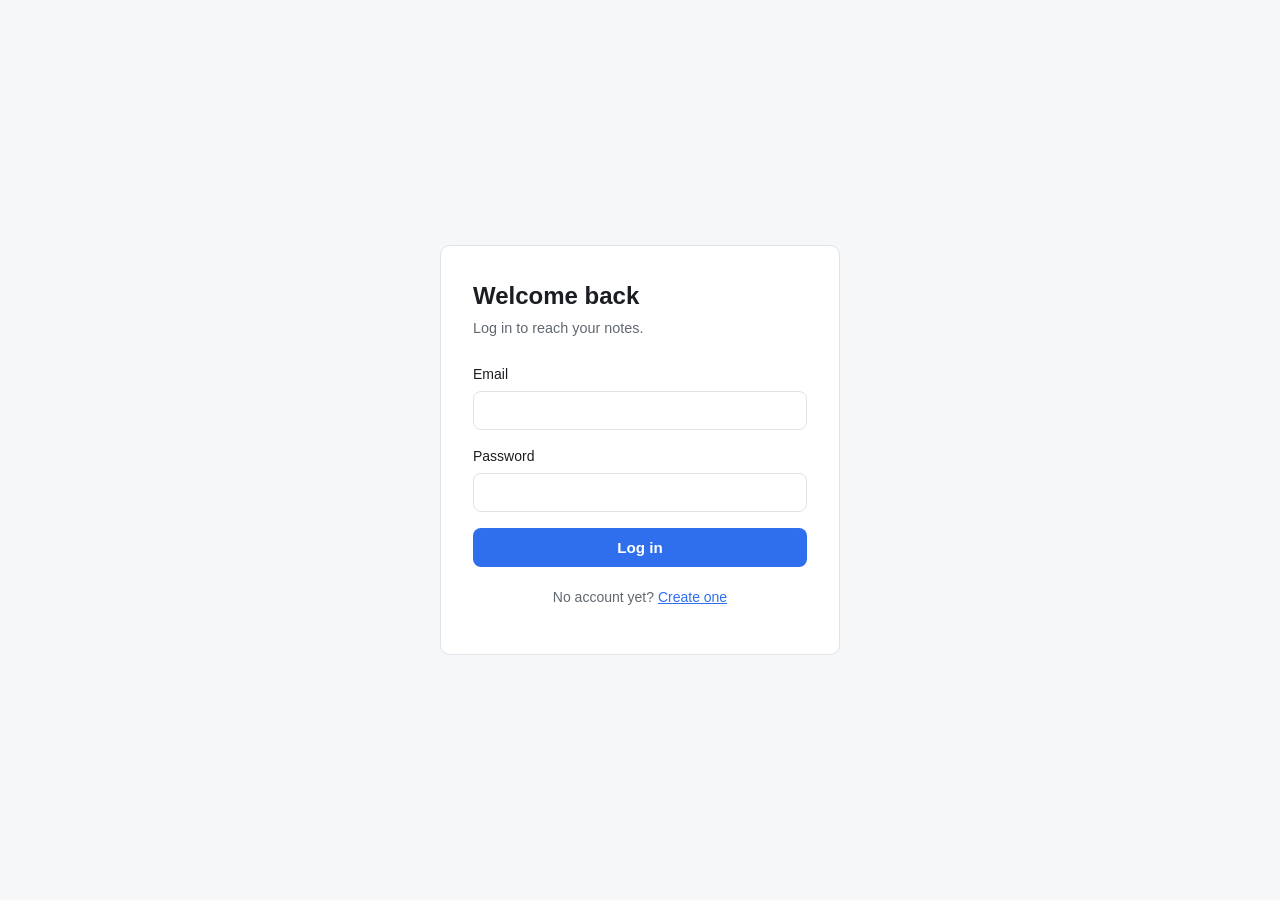
<file: frontend/index.html>
<!DOCTYPE html>
<html lang="en">
  <head>
    <meta charset="UTF-8" />
    <meta name="viewport" content="width=device-width, initial-scale=1.0" />
    <title>AI Study Assistant</title>
    <link rel="stylesheet" href="css/style.css" />
  </head>
  <body class="auth-page">
    <main class="card">
      <h1>AI Study Assistant</h1>
      <p class="subtitle">One moment…</p>
    </main>

    <script type="module">
      // Send people where they belong: the dashboard if they have a token,
      // the login page if they do not.
      import { isLoggedIn } from "./js/api.js";

      window.location.replace(isLoggedIn() ? "dashboard.html" : "login.html");
    </script>
  </body>
</html>
</file>
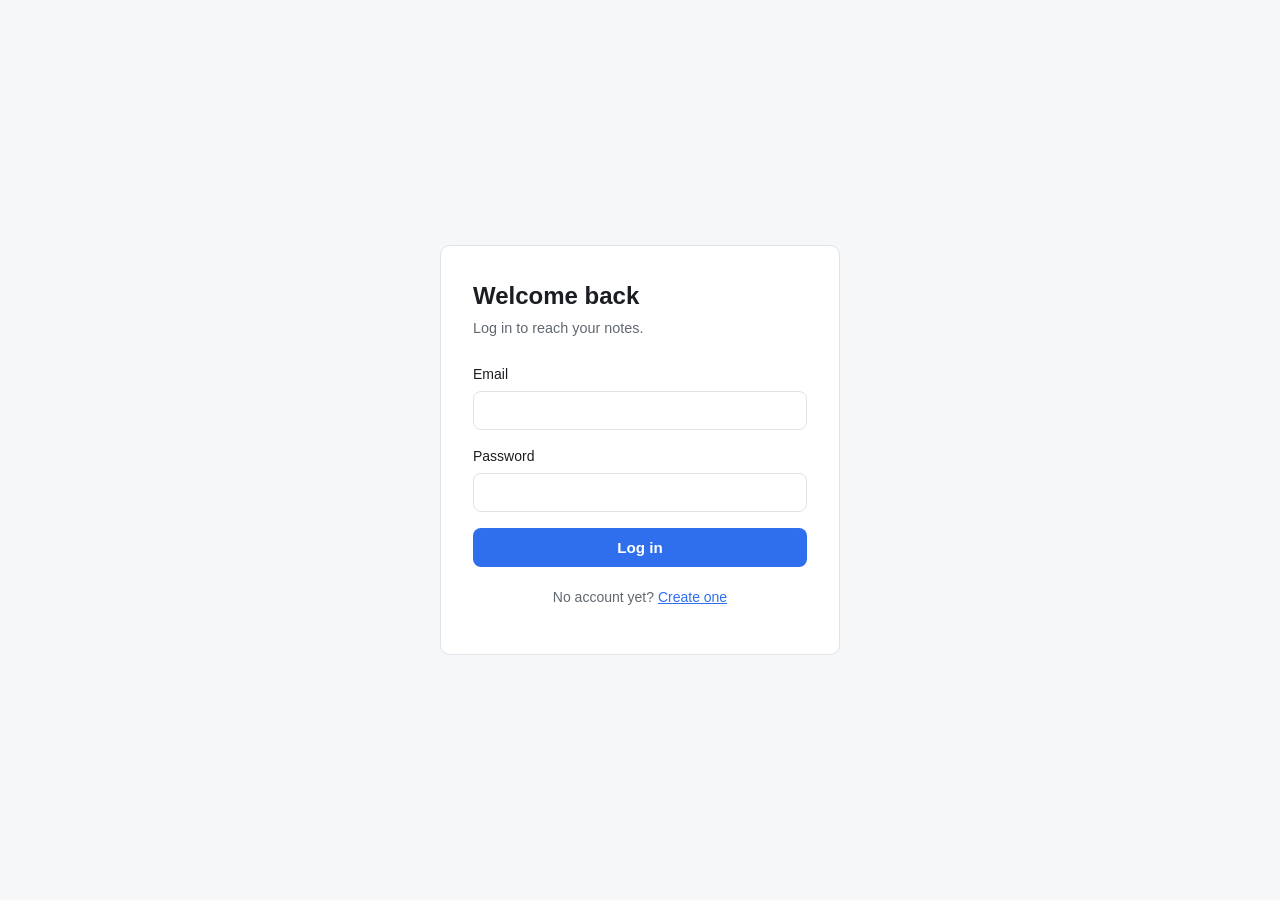
<file: frontend/dashboard.html>
<!DOCTYPE html>
<html lang="en">
  <head>
    <meta charset="UTF-8" />
    <meta name="viewport" content="width=device-width, initial-scale=1.0" />
    <title>Dashboard — AI Study Assistant</title>
    <link rel="stylesheet" href="css/style.css" />
  </head>
  <body>
    <header class="app-header">
      <div class="app-header-inner">
        <a class="brand" href="dashboard.html">AI Study Assistant</a>
        <div class="app-header-actions">
          <span id="user-name" class="user-name"></span>
          <a class="button-secondary" href="profile.html">Profile</a>
          <button id="logout-button" class="button-secondary" type="button">
            Log out
          </button>
        </div>
      </div>
    </header>

    <main class="page">
      <p id="message" class="message" hidden></p>

      <!-- ---------- Upload ---------- -->
      <section class="panel">
        <h2>Upload notes</h2>
        <p class="panel-hint">PDF only, up to 10 MB.</p>

        <form id="upload-form">
          <div class="upload-row">
            <input id="file-input" type="file" accept="application/pdf" required />
            <button id="upload-button" type="submit">Upload</button>
          </div>
        </form>
      </section>

      <!-- ---------- Documents ---------- -->
      <section class="panel">
        <div class="panel-head">
          <h2>Your notes</h2>
          <span id="document-count" class="badge"></span>
        </div>

        <!-- Three mutually exclusive states: loading, empty, or a list. -->
        <p id="documents-loading" class="panel-hint">Loading…</p>

        <div id="documents-empty" class="empty-state" hidden>
          <p class="empty-title">No notes yet</p>
          <p class="panel-hint">Upload a PDF above to get started.</p>
        </div>

        <ul id="document-list" class="document-list" hidden></ul>
      </section>
    </main>

    <script type="module" src="js/dashboard-page.js"></script>
  </body>
</html>
</file>
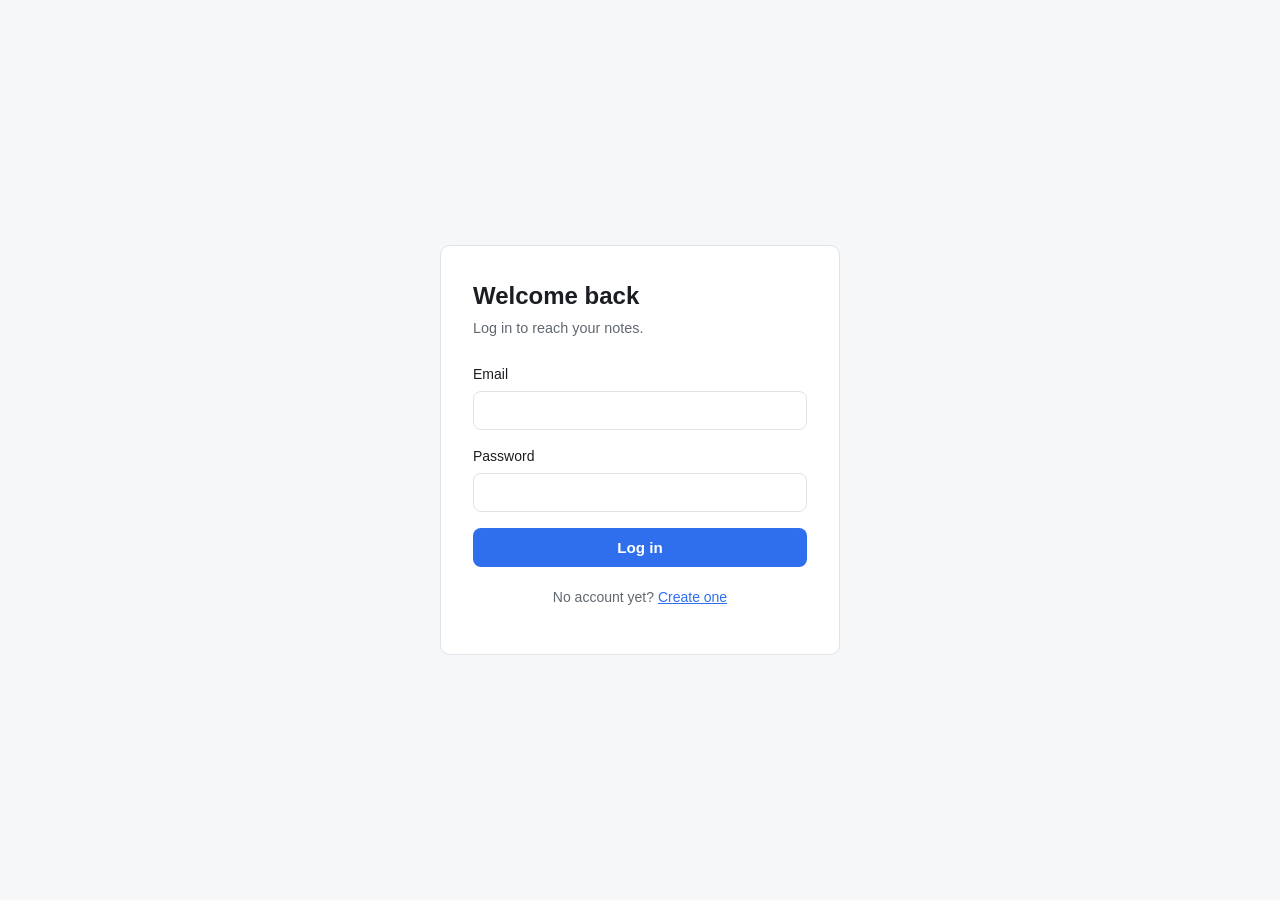
<file: frontend/document.html>
<!DOCTYPE html>
<html lang="en">
  <head>
    <meta charset="UTF-8" />
    <meta name="viewport" content="width=device-width, initial-scale=1.0" />
    <title>Study — AI Study Assistant</title>
    <link rel="stylesheet" href="css/style.css" />
  </head>
  <body>
    <header class="app-header">
      <div class="app-header-inner">
        <a class="brand" href="dashboard.html">← Dashboard</a>
        <div class="app-header-actions">
          <a class="button-secondary" href="profile.html">Profile</a>
          <button id="logout-button" class="button-secondary" type="button">
            Log out
          </button>
        </div>
      </div>
    </header>

    <main class="page">
      <p id="message" class="message" hidden></p>

      <section class="doc-header">
        <h1 id="document-title">Loading…</h1>
        <p id="document-meta" class="panel-hint"></p>
      </section>

      <!-- role="tablist" tells screen readers these behave as tabs. -->
      <nav class="tabs" role="tablist">
        <button class="tab is-active" data-tab="summary" role="tab">Summary</button>
        <button class="tab" data-tab="quiz" role="tab">Quiz</button>
        <button class="tab" data-tab="flashcards" role="tab">Flashcards</button>
        <button class="tab" data-tab="chat" role="tab">Chat</button>
      </nav>

      <!-- ---------- Summary ---------- -->
      <section class="panel tab-panel" data-panel="summary">
        <div class="panel-head">
          <h2>Summary</h2>
          <button id="summary-button" class="button-link" type="button">
            Generate
          </button>
        </div>
        <div id="summary-output" class="output">
          <p class="panel-hint">Generate a revision summary of these notes.</p>
        </div>
      </section>

      <!-- ---------- Quiz ---------- -->
      <section class="panel tab-panel" data-panel="quiz" hidden>
        <div class="panel-head">
          <h2>Quiz</h2>
          <div class="panel-controls">
            <label class="inline-label" for="quiz-count">Questions</label>
            <select id="quiz-count">
              <option>3</option>
              <option selected>5</option>
              <option>10</option>
            </select>
            <button id="quiz-button" class="button-link" type="button">
              Generate
            </button>
          </div>
        </div>
        <div id="quiz-output" class="output">
          <p class="panel-hint">Test yourself with multiple-choice questions.</p>
        </div>
      </section>

      <!-- ---------- Flashcards ---------- -->
      <section class="panel tab-panel" data-panel="flashcards" hidden>
        <div class="panel-head">
          <h2>Flashcards</h2>
          <div class="panel-controls">
            <label class="inline-label" for="flashcard-count">Cards</label>
            <select id="flashcard-count">
              <option>5</option>
              <option selected>10</option>
              <option>15</option>
            </select>
            <button id="flashcards-button" class="button-link" type="button">
              Generate
            </button>
          </div>
        </div>
        <div id="flashcards-output" class="output">
          <p class="panel-hint">Click a card to flip it.</p>
        </div>
      </section>

      <!-- ---------- Chat ---------- -->
      <section class="panel tab-panel" data-panel="chat" hidden>
        <div class="panel-head">
          <h2>Chat with your notes</h2>
          <button id="clear-chat-button" class="button-danger" type="button">
            Clear
          </button>
        </div>

        <div id="chat-log" class="chat-log">
          <p class="panel-hint">Ask anything about these notes.</p>
        </div>

        <form id="chat-form" class="chat-form">
          <input
            id="chat-input"
            type="text"
            placeholder="Ask a question…"
            autocomplete="off"
            maxlength="2000"
          />
          <button id="chat-button" type="submit">Send</button>
        </form>
      </section>
    </main>

    <script type="module" src="js/document-page.js"></script>
  </body>
</html>
</file>
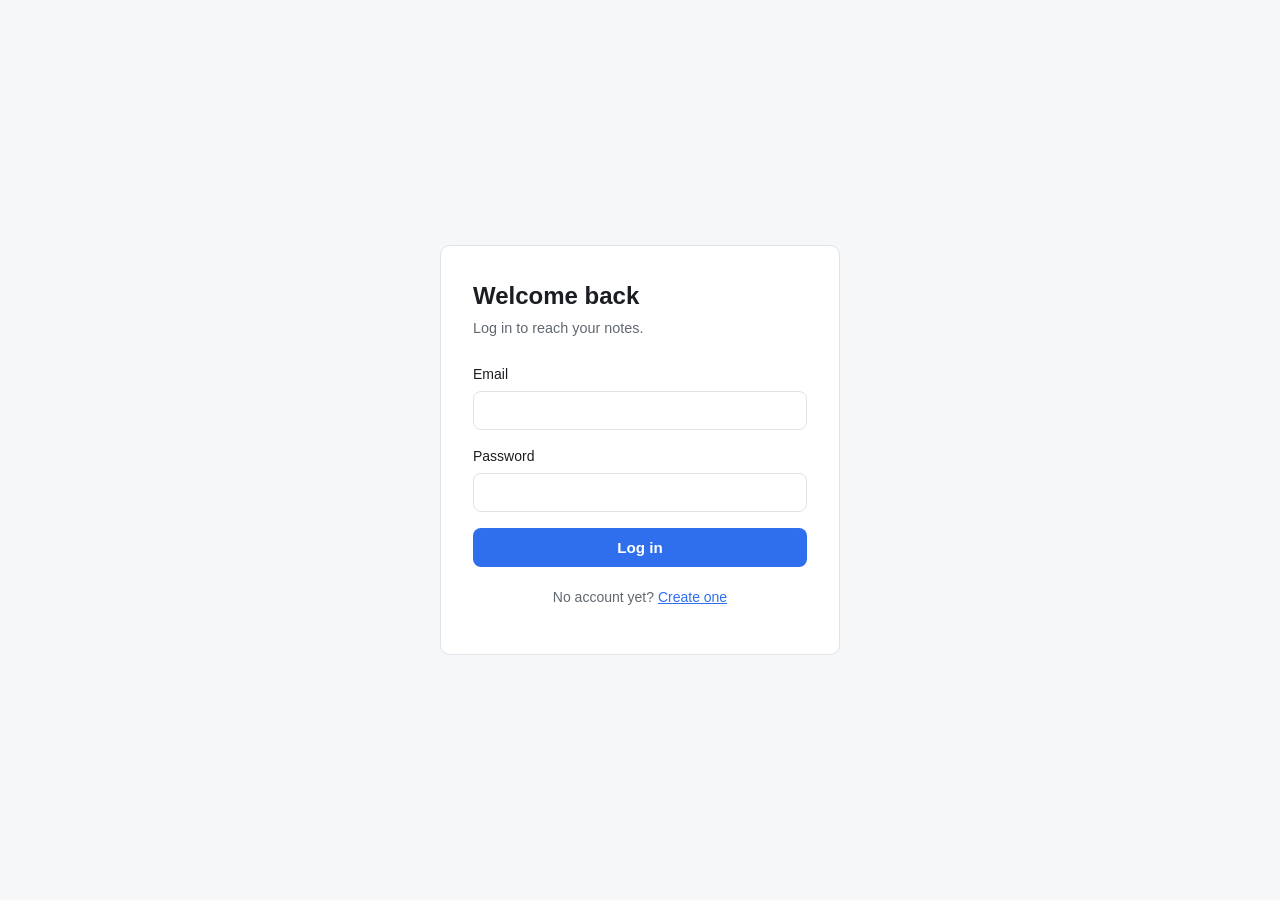
<file: frontend/login.html>
<!DOCTYPE html>
<html lang="en">
  <head>
    <meta charset="UTF-8" />
    <meta name="viewport" content="width=device-width, initial-scale=1.0" />
    <title>Log in — AI Study Assistant</title>
    <link rel="stylesheet" href="css/style.css" />
  </head>
  <body class="auth-page">
    <main class="card">
      <h1>Welcome back</h1>
      <p class="subtitle">Log in to reach your notes.</p>

      <p id="message" class="message" hidden></p>

      <form id="login-form" novalidate>
        <div class="field">
          <label for="email">Email</label>
          <input id="email" name="email" type="email" autocomplete="email" required />
        </div>

        <div class="field">
          <label for="password">Password</label>
          <input
            id="password"
            name="password"
            type="password"
            autocomplete="current-password"
            required
          />
        </div>

        <button id="submit-button" type="submit">Log in</button>
      </form>

      <p class="card-footer">
        No account yet? <a href="register.html">Create one</a>
      </p>
    </main>

    <script type="module" src="js/login-page.js"></script>
  </body>
</html>
</file>
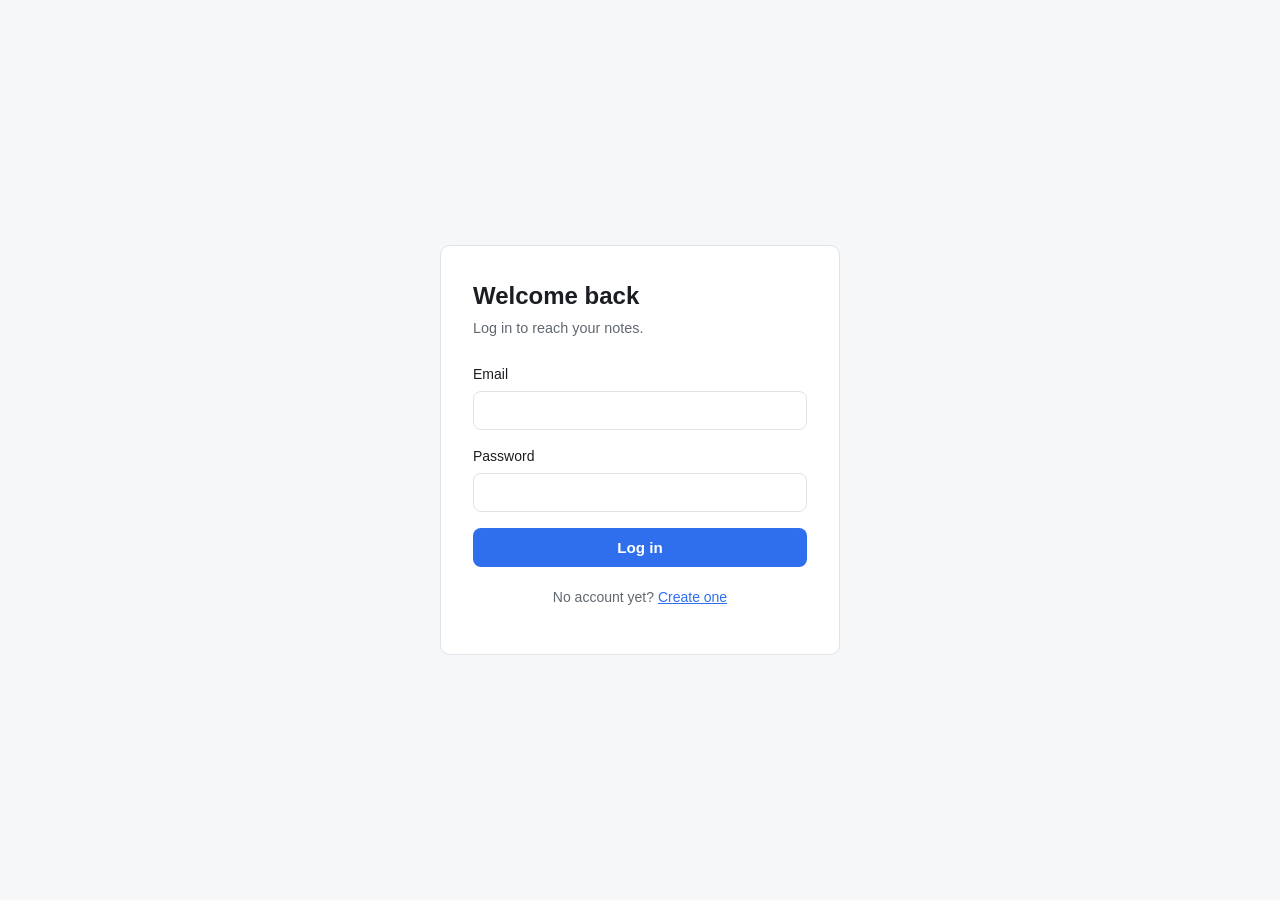
<file: frontend/profile.html>
<!DOCTYPE html>
<html lang="en">
  <head>
    <meta charset="UTF-8" />
    <meta name="viewport" content="width=device-width, initial-scale=1.0" />
    <title>Profile — AI Study Assistant</title>
    <link rel="stylesheet" href="css/style.css" />
  </head>
  <body>
    <header class="app-header">
      <div class="app-header-inner">
        <a class="brand" href="dashboard.html">← Dashboard</a>
        <button id="logout-button" class="button-secondary" type="button">
          Log out
        </button>
      </div>
    </header>

    <main class="page">
      <h1 class="page-title">Profile</h1>
      <p id="message" class="message" hidden></p>

      <!-- ---------- Details ---------- -->
      <section class="panel">
        <h2>Your details</h2>
        <p class="panel-hint">
          Member since <span id="member-since">…</span>
        </p>

        <form id="profile-form">
          <div class="field">
            <label for="full_name">Full name</label>
            <input id="full_name" name="full_name" type="text" required />
          </div>

          <div class="field">
            <label for="email">Email</label>
            <input id="email" name="email" type="email" disabled />
            <p class="hint">
              Email changes need confirmation by email, so they are not
              available yet.
            </p>
          </div>

          <button id="profile-button" class="form-button" type="submit">
            Save changes
          </button>
        </form>
      </section>

      <!-- ---------- Password ---------- -->
      <section class="panel">
        <h2>Change password</h2>
        <p class="panel-hint">
          Changing your password logs out every other device.
        </p>

        <form id="password-form">
          <div class="field">
            <label for="current_password">Current password</label>
            <input
              id="current_password"
              type="password"
              autocomplete="current-password"
              required
            />
          </div>

          <div class="field">
            <label for="new_password">New password</label>
            <input
              id="new_password"
              type="password"
              autocomplete="new-password"
              required
            />
            <p class="hint">At least 8 characters.</p>
          </div>

          <div class="field">
            <label for="confirm_password">Confirm new password</label>
            <input
              id="confirm_password"
              type="password"
              autocomplete="new-password"
              required
            />
          </div>

          <button id="password-button" class="form-button" type="submit">
            Change password
          </button>
        </form>
      </section>

      <!-- ---------- Danger zone ---------- -->
      <section class="panel panel-danger">
        <h2>Delete account</h2>
        <p class="panel-hint">
          This permanently removes your account, every PDF you uploaded, and
          all summaries, quizzes, flashcards and chats. It cannot be undone.
        </p>

        <button id="delete-account-button" class="button-danger-solid" type="button">
          Delete my account
        </button>
      </section>
    </main>

    <script type="module" src="js/profile-page.js"></script>
  </body>
</html>
</file>
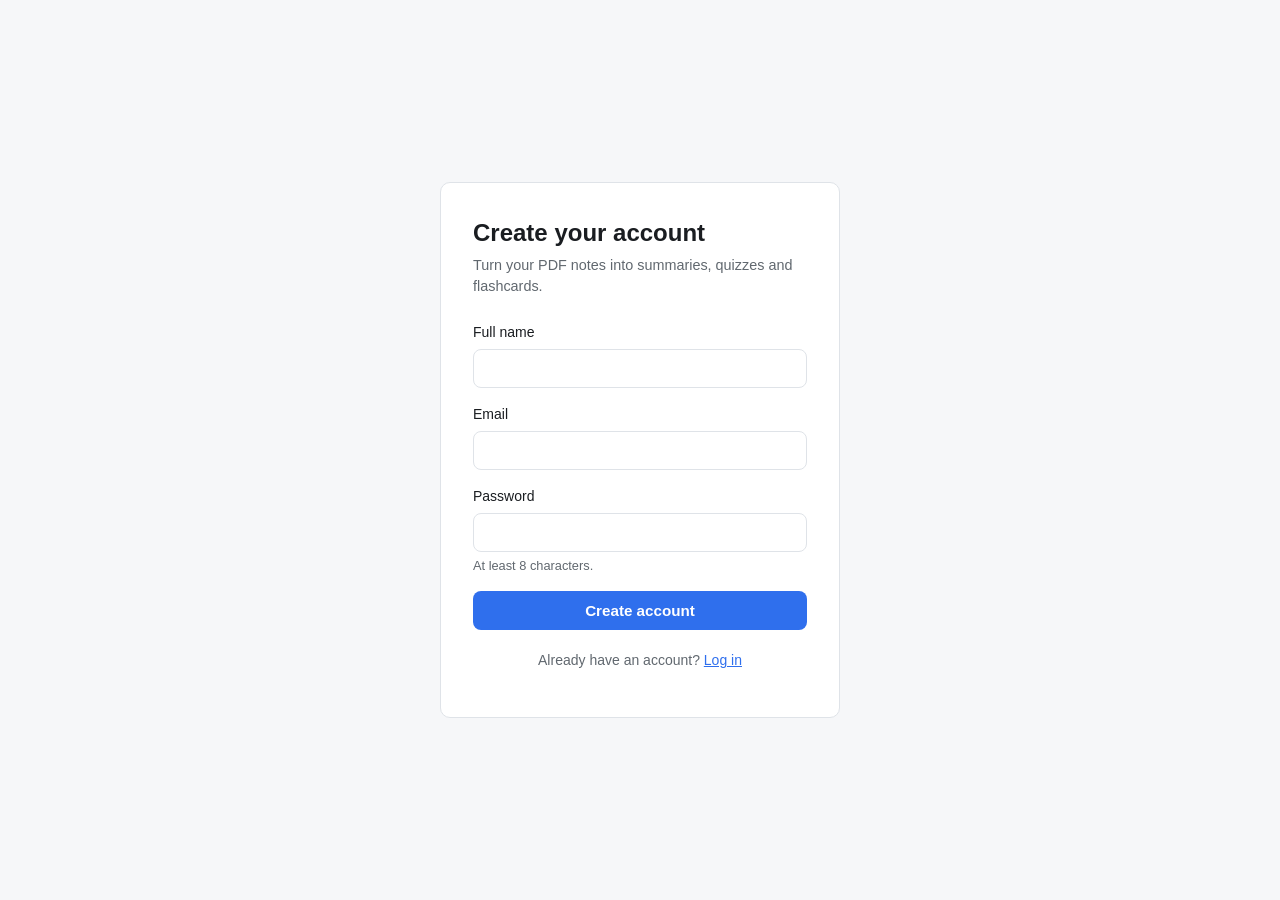
<file: frontend/register.html>
<!DOCTYPE html>
<html lang="en">
  <head>
    <meta charset="UTF-8" />
    <meta name="viewport" content="width=device-width, initial-scale=1.0" />
    <title>Create account — AI Study Assistant</title>
    <link rel="stylesheet" href="css/style.css" />
  </head>
  <body class="auth-page">
    <main class="card">
      <h1>Create your account</h1>
      <p class="subtitle">Turn your PDF notes into summaries, quizzes and flashcards.</p>

      <!-- Filled in by JavaScript. `hidden` keeps it out of the page until needed. -->
      <p id="message" class="message" hidden></p>

      <!-- novalidate turns off the browser's own popups so our messages are
           the only ones the user sees. The backend validates regardless. -->
      <form id="register-form" novalidate>
        <div class="field">
          <label for="full_name">Full name</label>
          <input id="full_name" name="full_name" type="text" autocomplete="name" required />
        </div>

        <div class="field">
          <label for="email">Email</label>
          <input id="email" name="email" type="email" autocomplete="email" required />
        </div>

        <div class="field">
          <label for="password">Password</label>
          <input
            id="password"
            name="password"
            type="password"
            autocomplete="new-password"
            required
          />
          <p class="hint">At least 8 characters.</p>
        </div>

        <button id="submit-button" type="submit">Create account</button>
      </form>

      <p class="card-footer">
        Already have an account? <a href="login.html">Log in</a>
      </p>
    </main>

    <!-- type="module" is required for `import` to work. -->
    <script type="module" src="js/register-page.js"></script>
  </body>
</html>
</file>
<file: frontend/css/style.css>
/* ==================================================================
   AI Study Assistant — shared styles
   ================================================================== */

:root {
  --bg: #f6f7f9;
  --surface: #ffffff;
  --text: #1a1d21;
  --text-muted: #61686f;
  --border: #dfe3e8;
  --primary: #2f6fed;
  --primary-hover: #2559c4;
  --danger: #c1352b;
  --danger-bg: #fdeceb;
  --success: #1a7f52;
  --success-bg: #e8f5ee;
  --radius: 10px;
}

* {
  box-sizing: border-box;
}

body {
  margin: 0;
  font-family: -apple-system, BlinkMacSystemFont, "Segoe UI", Roboto, sans-serif;
  background: var(--bg);
  color: var(--text);
  line-height: 1.5;
}

/* ---------- Layout ---------- */

.auth-page {
  min-height: 100vh;
  display: flex;
  align-items: center;
  justify-content: center;
  padding: 24px;
}

.card {
  width: 100%;
  max-width: 400px;
  background: var(--surface);
  border: 1px solid var(--border);
  border-radius: var(--radius);
  padding: 32px;
}

.card h1 {
  margin: 0 0 4px;
  font-size: 1.5rem;
}

.card .subtitle {
  margin: 0 0 24px;
  color: var(--text-muted);
  font-size: 0.9rem;
}

/* ---------- Forms ---------- */

.field {
  margin-bottom: 16px;
}

label {
  display: block;
  margin-bottom: 6px;
  font-size: 0.875rem;
  font-weight: 500;
}

input {
  width: 100%;
  padding: 10px 12px;
  font-size: 0.95rem;
  font-family: inherit;
  color: var(--text);
  background: var(--surface);
  border: 1px solid var(--border);
  border-radius: 8px;
}

input:focus {
  outline: 2px solid var(--primary);
  outline-offset: -1px;
  border-color: var(--primary);
}

.hint {
  margin-top: 4px;
  font-size: 0.8rem;
  color: var(--text-muted);
}

button {
  width: 100%;
  padding: 11px 16px;
  font-size: 0.95rem;
  font-weight: 600;
  font-family: inherit;
  color: #fff;
  background: var(--primary);
  border: none;
  border-radius: 8px;
  cursor: pointer;
}

button:hover:not(:disabled) {
  background: var(--primary-hover);
}

button:disabled {
  opacity: 0.6;
  cursor: not-allowed;
}

/* ---------- Messages ---------- */

.message {
  margin-bottom: 16px;
  padding: 10px 12px;
  border-radius: 8px;
  font-size: 0.875rem;
  white-space: pre-line; /* so multi-line validation errors render */
}

.message.error {
  color: var(--danger);
  background: var(--danger-bg);
}

.message.success {
  color: var(--success);
  background: var(--success-bg);
}

.message[hidden] {
  display: none;
}

/* ---------- Footer link ---------- */

.card-footer {
  margin-top: 20px;
  text-align: center;
  font-size: 0.875rem;
  color: var(--text-muted);
}

a {
  color: var(--primary);
}

/* ---------- Temporary dashboard ---------- */

.dashboard {
  max-width: 720px;
  margin: 0 auto;
  padding: 40px 24px;
}

.profile-box {
  background: var(--surface);
  border: 1px solid var(--border);
  border-radius: var(--radius);
  padding: 24px;
}

.profile-box dt {
  font-size: 0.8rem;
  color: var(--text-muted);
}

.profile-box dd {
  margin: 0 0 12px;
  font-weight: 500;
}

.logout-button {
  width: auto;
  margin-top: 20px;
  background: var(--danger);
}

.logout-button:hover:not(:disabled) {
  background: #a12b23;
}

@media (prefers-color-scheme: dark) {
  :root {
    --bg: #16181c;
    --surface: #1e2126;
    --text: #e8eaed;
    --text-muted: #9aa2ab;
    --border: #2f343b;
    --danger-bg: #3a1f1d;
    --success-bg: #16302447;
  }
}

/* ==================================================================
   App shell (dashboard and beyond)
   ================================================================== */

.app-header {
  background: var(--surface);
  border-bottom: 1px solid var(--border);
}

.app-header-inner {
  max-width: 860px;
  margin: 0 auto;
  padding: 14px 24px;
  display: flex;
  align-items: center;
  justify-content: space-between;
  gap: 16px;
}

.brand {
  font-weight: 600;
  color: var(--text);
  text-decoration: none;
}

.app-header-actions {
  display: flex;
  align-items: center;
  gap: 12px;
}

.user-name {
  font-size: 0.875rem;
  color: var(--text-muted);
}

.page {
  max-width: 860px;
  margin: 0 auto;
  padding: 28px 24px 60px;
}

/* ---------- Panels ---------- */

.panel {
  background: var(--surface);
  border: 1px solid var(--border);
  border-radius: var(--radius);
  padding: 22px;
  margin-bottom: 20px;
}

.panel h2 {
  margin: 0 0 4px;
  font-size: 1.05rem;
}

.panel-head {
  display: flex;
  align-items: baseline;
  justify-content: space-between;
  gap: 12px;
  margin-bottom: 14px;
}

.panel-head h2 {
  margin: 0;
}

.panel-hint {
  margin: 0 0 16px;
  font-size: 0.85rem;
  color: var(--text-muted);
}

.badge {
  font-size: 0.8rem;
  color: var(--text-muted);
}

/* ---------- Buttons ---------- */

.button-secondary,
.button-danger,
.button-link {
  width: auto;
  padding: 7px 14px;
  font-size: 0.85rem;
  font-weight: 500;
  border-radius: 7px;
  border: 1px solid var(--border);
  background: transparent;
  color: var(--text);
  cursor: pointer;
  text-decoration: none;
  display: inline-block;
}

.button-secondary:hover:not(:disabled),
.button-danger:hover:not(:disabled),
.button-link:hover {
  background: var(--bg);
}

.button-danger {
  color: var(--danger);
  border-color: transparent;
}

.button-link {
  background: var(--primary);
  border-color: var(--primary);
  color: #fff;
}

.button-link:hover {
  background: var(--primary-hover);
  color: #fff;
}

/* ---------- Upload ---------- */

.upload-row {
  display: flex;
  gap: 12px;
  align-items: center;
  flex-wrap: wrap;
}

.upload-row input[type="file"] {
  flex: 1;
  min-width: 200px;
  padding: 8px;
  font-size: 0.85rem;
}

.upload-row button {
  width: auto;
  padding: 9px 20px;
}

/* ---------- Document list ---------- */

.document-list {
  list-style: none;
  margin: 0;
  padding: 0;
}

.document-item {
  display: flex;
  align-items: center;
  justify-content: space-between;
  gap: 16px;
  padding: 14px 0;
  border-top: 1px solid var(--border);
  flex-wrap: wrap;
}

.document-item:first-child {
  border-top: none;
}

.document-info {
  min-width: 0;
  flex: 1;
}

.document-name {
  margin: 0 0 2px;
  font-weight: 500;
  word-break: break-word;
}

.document-meta {
  margin: 0;
  font-size: 0.8rem;
  color: var(--text-muted);
}

.document-actions {
  display: flex;
  align-items: center;
  gap: 8px;
}

.tag {
  font-size: 0.75rem;
  padding: 4px 8px;
  border-radius: 6px;
}

.tag-warning {
  color: #8a5a00;
  background: #fff4e0;
}

/* ---------- Empty state ---------- */

.empty-state {
  padding: 28px 0;
  text-align: center;
}

.empty-title {
  margin: 0 0 4px;
  font-weight: 600;
}

.empty-state[hidden],
.document-list[hidden] {
  display: none;
}

@media (prefers-color-scheme: dark) {
  .tag-warning {
    color: #f0c078;
    background: #3a2c14;
  }
}

/* ==================================================================
   Study page
   ================================================================== */

.doc-header {
  margin-bottom: 18px;
}

.doc-header h1 {
  margin: 0 0 2px;
  font-size: 1.4rem;
  word-break: break-word;
}

/* ---------- Tabs ---------- */

.tabs {
  display: flex;
  gap: 4px;
  margin-bottom: 18px;
  border-bottom: 1px solid var(--border);
  overflow-x: auto;
}

.tab {
  width: auto;
  padding: 9px 16px;
  font-size: 0.9rem;
  font-weight: 500;
  color: var(--text-muted);
  background: transparent;
  border: none;
  border-bottom: 2px solid transparent;
  border-radius: 0;
  cursor: pointer;
  white-space: nowrap;
}

.tab:hover:not(:disabled) {
  background: transparent;
  color: var(--text);
}

.tab.is-active {
  color: var(--primary);
  border-bottom-color: var(--primary);
}

.tab-panel[hidden] {
  display: none;
}

.panel-controls {
  display: flex;
  align-items: center;
  gap: 8px;
}

.inline-label {
  margin: 0;
  font-size: 0.8rem;
  color: var(--text-muted);
}

select {
  padding: 6px 8px;
  font-size: 0.85rem;
  font-family: inherit;
  color: var(--text);
  background: var(--surface);
  border: 1px solid var(--border);
  border-radius: 7px;
}

/* ---------- Output ---------- */

.output p {
  margin: 0 0 12px;
}

.output ul {
  margin: 0 0 12px;
  padding-left: 20px;
}

.output li {
  margin-bottom: 6px;
}

/* ---------- Loading ---------- */

.loading {
  padding: 28px 0;
  text-align: center;
}

.spinner {
  width: 26px;
  height: 26px;
  margin: 0 auto 12px;
  border: 3px solid var(--border);
  border-top-color: var(--primary);
  border-radius: 50%;
  animation: spin 0.8s linear infinite;
}

@keyframes spin {
  to {
    transform: rotate(360deg);
  }
}

.loading-text {
  margin: 0 0 2px;
  font-weight: 500;
}

/* Respect users who asked their OS to reduce motion. */
@media (prefers-reduced-motion: reduce) {
  .spinner {
    animation-duration: 3s;
  }
}

/* ---------- Quiz ---------- */

.quiz-list {
  margin: 0 0 18px;
  padding-left: 20px;
}

.quiz-question {
  margin-bottom: 22px;
}

.quiz-question-text {
  margin: 0 0 10px;
  font-weight: 500;
}

.quiz-options {
  display: flex;
  flex-direction: column;
  gap: 6px;
}

.quiz-option {
  display: flex;
  align-items: flex-start;
  gap: 9px;
  padding: 8px 10px;
  font-weight: 400;
  border: 1px solid var(--border);
  border-radius: 7px;
  cursor: pointer;
  margin-bottom: 0;
}

.quiz-option:hover {
  background: var(--bg);
}

.quiz-option input {
  width: auto;
  margin-top: 3px;
}

.quiz-option.is-correct {
  border-color: var(--success);
  background: var(--success-bg);
}

.quiz-option.is-wrong {
  border-color: var(--danger);
  background: var(--danger-bg);
}

.quiz-feedback {
  margin: 10px 0 0;
  padding: 9px 11px;
  font-size: 0.85rem;
  border-radius: 7px;
}

.quiz-feedback.is-correct {
  color: var(--success);
  background: var(--success-bg);
}

.quiz-feedback.is-wrong {
  color: var(--danger);
  background: var(--danger-bg);
}

.quiz-feedback[hidden] {
  display: none;
}

.quiz-score {
  margin: 14px 0 0;
  font-weight: 600;
}

.quiz-score[hidden] {
  display: none;
}

/* ---------- Flashcards ---------- */

.flashcard-grid {
  display: grid;
  grid-template-columns: repeat(auto-fill, minmax(210px, 1fr));
  gap: 12px;
}

.flashcard {
  width: 100%;
  min-height: 130px;
  padding: 16px;
  display: flex;
  flex-direction: column;
  justify-content: center;
  align-items: center;
  gap: 8px;
  text-align: center;
  color: var(--text);
  background: var(--surface);
  border: 1px solid var(--border);
  border-radius: var(--radius);
  cursor: pointer;
  font-weight: 400;
}

.flashcard:hover:not(:disabled) {
  background: var(--bg);
  border-color: var(--primary);
}

.flashcard.is-flipped {
  border-color: var(--primary);
}

.flashcard-face {
  margin: 0;
  font-size: 0.9rem;
}

.flashcard-face[hidden] {
  display: none;
}

.flashcard-back {
  color: var(--text-muted);
}

.flashcard-hint {
  font-size: 0.7rem;
  color: var(--text-muted);
  text-transform: uppercase;
  letter-spacing: 0.04em;
}

/* ---------- Chat ---------- */

.chat-log {
  max-height: 420px;
  min-height: 180px;
  overflow-y: auto;
  padding: 4px 2px 12px;
  margin-bottom: 12px;
}

.chat-message {
  display: flex;
  margin-bottom: 10px;
}

.chat-user {
  justify-content: flex-end;
}

.chat-bubble {
  max-width: 78%;
  padding: 9px 13px;
  border-radius: 14px;
  font-size: 0.9rem;
  white-space: pre-wrap;
  word-break: break-word;
}

.chat-user .chat-bubble {
  background: var(--primary);
  color: #fff;
  border-bottom-right-radius: 4px;
}

.chat-assistant .chat-bubble {
  background: var(--bg);
  border: 1px solid var(--border);
  border-bottom-left-radius: 4px;
}

.chat-pending {
  display: flex;
  gap: 4px;
  align-items: center;
  padding: 13px;
}

.chat-pending .dot {
  width: 6px;
  height: 6px;
  border-radius: 50%;
  background: var(--text-muted);
  animation: blink 1.3s infinite;
}

.chat-pending .dot:nth-child(2) {
  animation-delay: 0.2s;
}

.chat-pending .dot:nth-child(3) {
  animation-delay: 0.4s;
}

@keyframes blink {
  0%, 60%, 100% { opacity: 0.25; }
  30% { opacity: 1; }
}

.chat-form {
  display: flex;
  gap: 8px;
}

.chat-form input {
  flex: 1;
}

.chat-form button {
  width: auto;
  padding: 10px 22px;
}

/* ==================================================================
   Profile page
   ================================================================== */

.page-title {
  margin: 0 0 18px;
  font-size: 1.4rem;
}

.form-button {
  width: auto;
  padding: 9px 20px;
}

.panel-danger {
  border-color: var(--danger);
}

.button-danger-solid {
  width: auto;
  padding: 9px 18px;
  font-size: 0.9rem;
  color: #fff;
  background: var(--danger);
  border: none;
  border-radius: 8px;
  cursor: pointer;
}

.button-danger-solid:hover:not(:disabled) {
  background: #a12b23;
}

input:disabled {
  color: var(--text-muted);
  background: var(--bg);
  cursor: not-allowed;
}

.app-header-actions a.button-secondary {
  line-height: 1.4;
}
</file>
